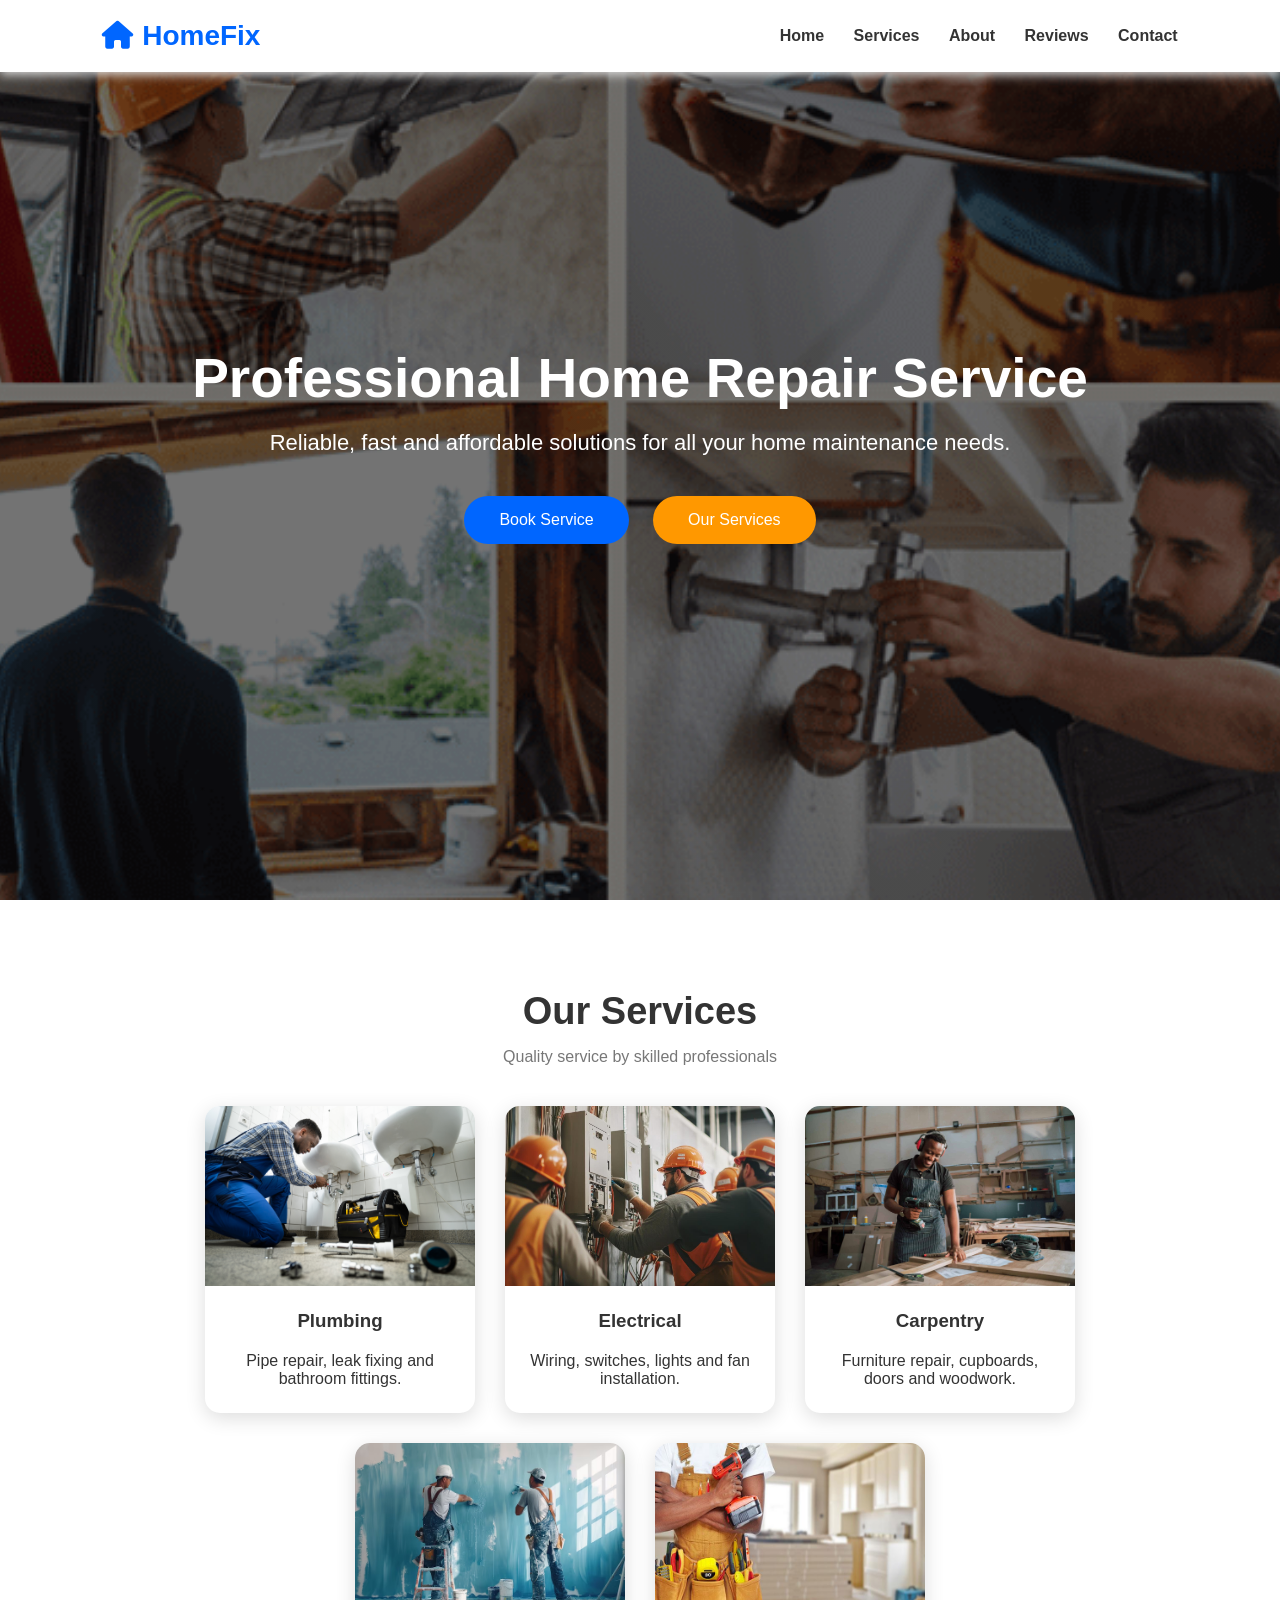
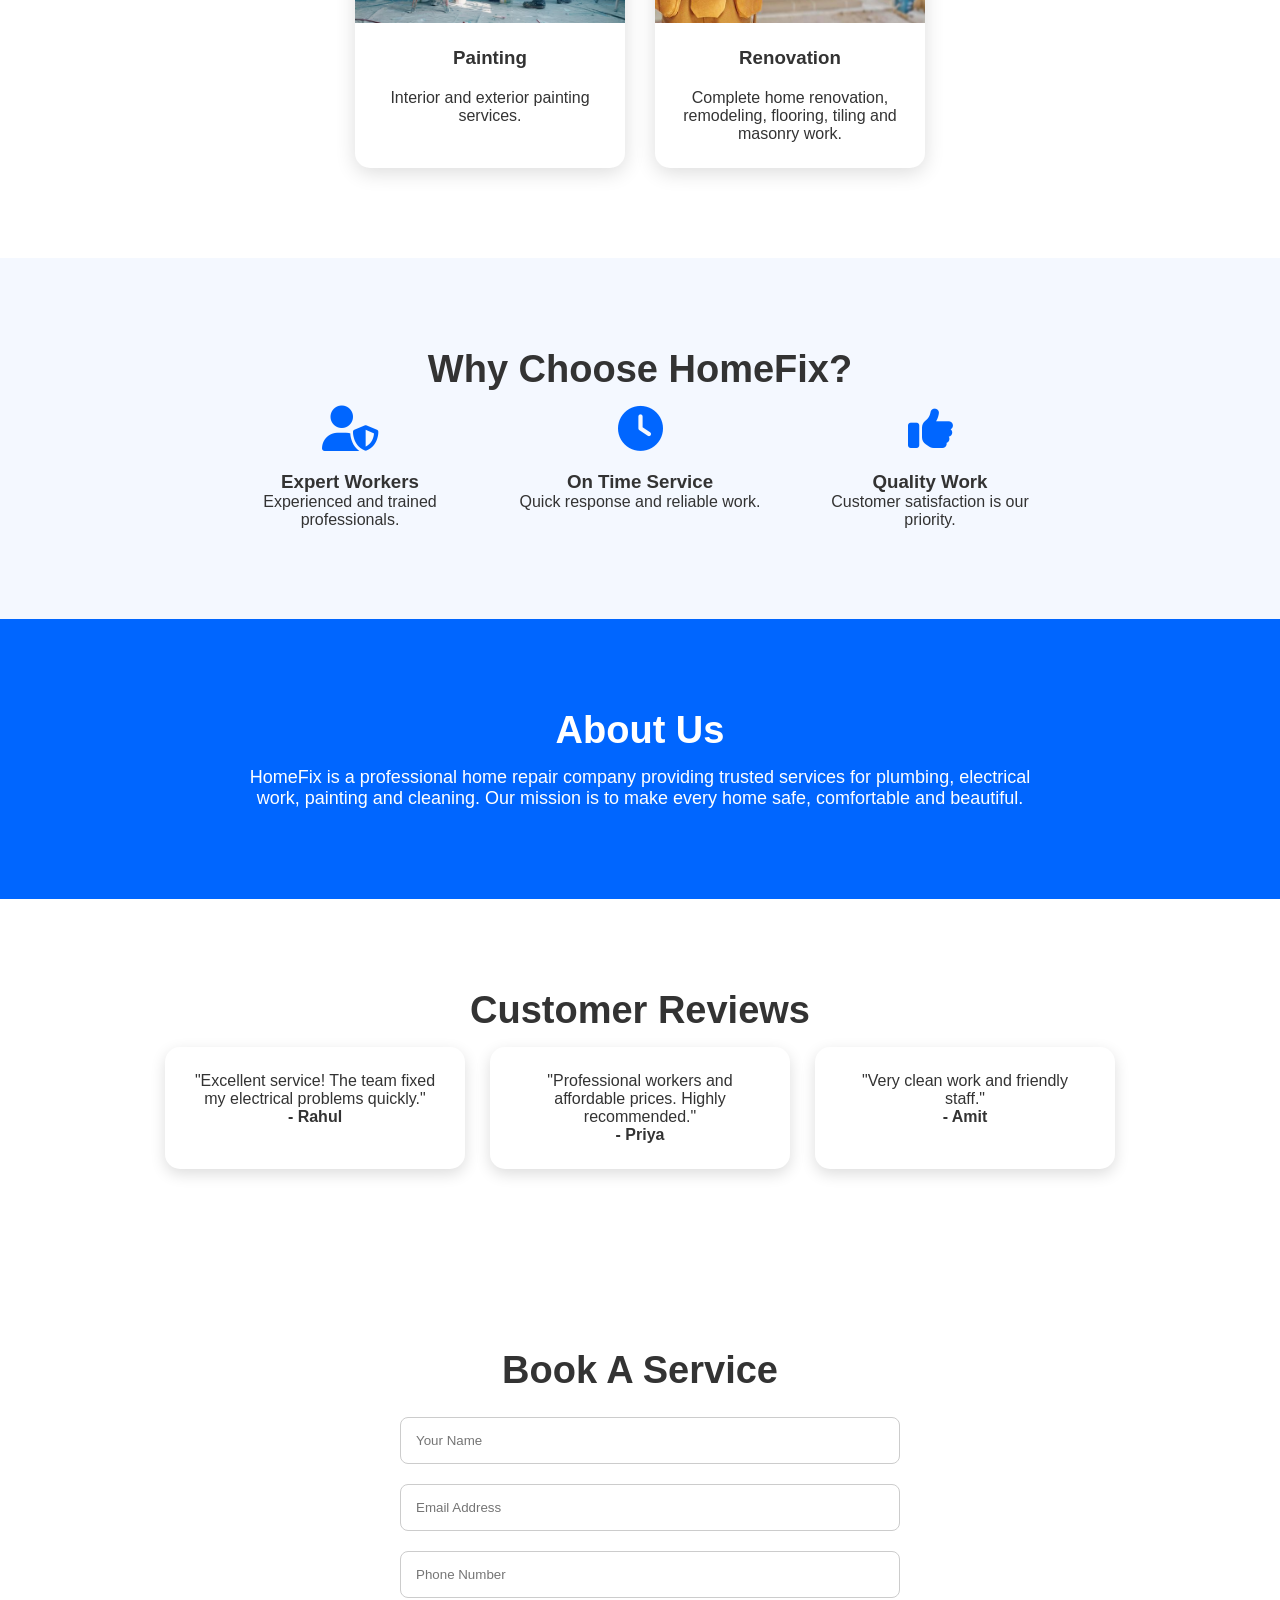
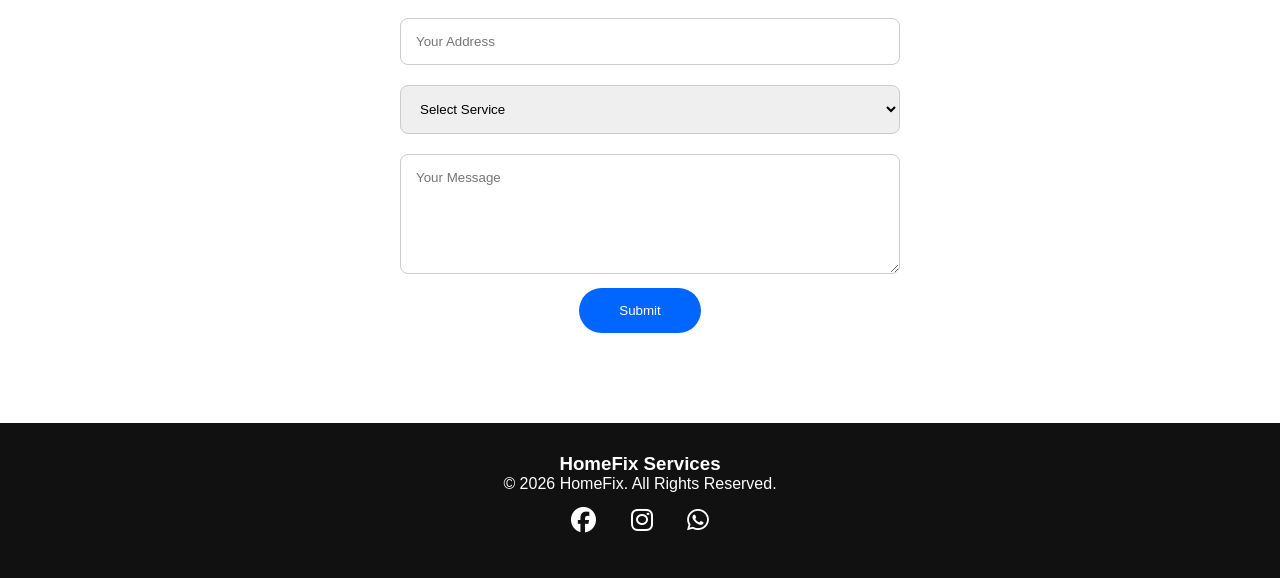
<file: index.html>
<!DOCTYPE html>
<html lang="en">
<head>
<meta charset="UTF-8">
<meta name="viewport" content="width=device-width, initial-scale=1.0">

<title>HomeFix Services | Professional Home Repair</title>

<link rel="stylesheet" href="style.css">

<link rel="stylesheet" href="https://cdnjs.cloudflare.com/ajax/libs/font-awesome/6.5.0/css/all.min.css">

</head>

<body>

<!-- Navbar -->
<header>
    <div class="logo">
        <i class="fa-solid fa-house"></i> HomeFix
    </div>

    <nav>
        <a href="#home">Home</a>
        <a href="#services">Services</a>
        <a href="#about">About</a>
        <a href="#reviews">Reviews</a>
        <a href="#contact">Contact</a>
    </nav>
</header>


<!-- Hero Section -->
<section class="hero" id="home">

<div class="hero-content">

<h1>Professional Home Repair Service</h1>

<p>
Reliable, fast and affordable solutions for all your home maintenance needs.
</p>

<div>
<a href="#contact" class="btn">Book Service</a>
<a href="#services" class="btn second">Our Services</a>
</div>

</div>

</section>



<!-- Services -->
<section id="services">

<h2>Our Services</h2>

<p class="subtitle">
Quality service by skilled professionals
</p>


<div class="service-container">

<div class="service-card">
<img src="plumbing.jpg">
<h3>Plumbing</h3>
<p>Pipe repair, leak fixing and bathroom fittings.</p>
</div>


<div class="service-card">
<img src="pic.jpeg">
<h3>Electrical</h3>
 <p>Wiring, switches, lights and fan installation.</p>
</div>

<div class="service-card">
<img src="carpenter.jpeg">
<h3>Carpentry</h3>
 <p>Furniture repair, cupboards, doors and woodwork.</p> 
</div>

<div class="service-card">
<img src="painting.avif">
<h3>Painting</h3>
 <p>Interior and exterior painting services.</p>
</div>


<div class="service-card">
<img src="reparing.jpg">
<h3>Renovation</h3>
  <p>Complete home renovation, remodeling, flooring, tiling and masonry work. </p>
</div>

</div>

</section>




<!-- Why Choose Us -->

<section class="choose">

<h2>Why Choose HomeFix?</h2>

<div class="features">

<div>
<i class="fa-solid fa-user-shield"></i>
<h3>Expert Workers</h3>
<p>Experienced and trained professionals.</p>
</div>


<div>
<i class="fa-solid fa-clock"></i>
<h3>On Time Service</h3>
<p>Quick response and reliable work.</p>
</div>


<div>
<i class="fa-solid fa-thumbs-up"></i>
<h3>Quality Work</h3>
<p>Customer satisfaction is our priority.</p>
</div>

</div>

</section>




<!-- About -->

<section id="about" class="about">

<h2>About Us</h2>

<p>
HomeFix is a professional home repair company providing trusted services
for plumbing, electrical work, painting and cleaning. Our mission is to make
every home safe, comfortable and beautiful.
</p>

</section>





<!-- Reviews -->

<section id="reviews">

<h2>Customer Reviews</h2>


<div class="reviews">

<div class="review">
<p>
"Excellent service! The team fixed my electrical problems quickly."
</p>
<h4>- Rahul</h4>
</div>


<div class="review">
<p>
"Professional workers and affordable prices. Highly recommended."
</p>
<h4>- Priya</h4>
</div>


<div class="review">
<p>
"Very clean work and friendly staff."
</p>
<h4>- Amit</h4>
</div>

</div>

</section>





<!-- Contact -->

<section id="contact" class="contact">

<h2>Book A Service</h2>


<form>

<input type="text" placeholder="Your Name">

<input type="email" placeholder="Email Address">

<input type="tel" placeholder="Phone Number">

<input type="address" placeholder="Your Address">

<select>
<option>Select Service</option>
<option>Plumbing</option>
<option>Electrical</option>
<option>Painting</option>
<option>Cleaning</option>
</select>

<textarea placeholder="Your Message"></textarea>

<button onclick="submitForm()">Submit</button>

</form>

</section>




<!-- Footer -->

<footer>

<h3>HomeFix Services</h3>

<p>
© 2026 HomeFix. All Rights Reserved.
</p>

<div class="social">

<i class="fa-brands fa-facebook"></i>
<i class="fa-brands fa-instagram"></i>
<i class="fa-brands fa-whatsapp"></i>

</div>

</footer>



<script src="script.js"></script>

</body>
</html>
</file>
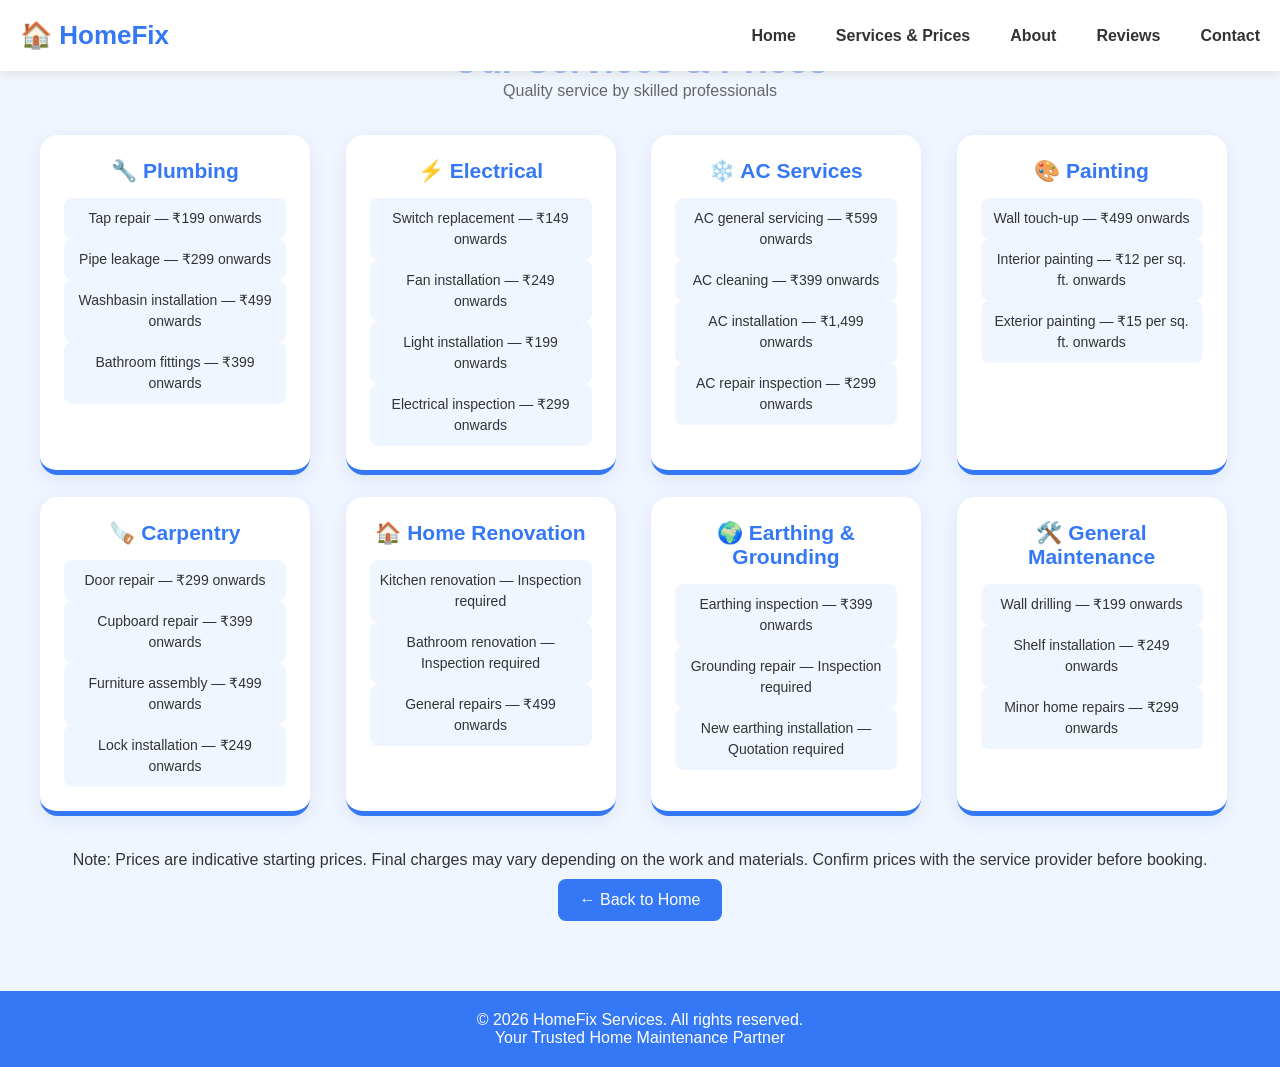
<file: services.html>
<!DOCTYPE html>
<html lang="en">
<head>
    <meta charset="UTF-8">
    <meta name="viewport" content="width=device-width, initial-scale=1.0">

    <title>HomeFix | Services and Prices</title>

    <link rel="stylesheet" href="style.css">

    <style>
        * {
            box-sizing: border-box;
        }

        body {
            margin: 0;
            font-family: Arial, sans-serif;
            background: #f0f6ff;
            color: #333;
        }

        header {
            background: white;
            padding: 20px;
            display: flex;
            justify-content: space-between;
            align-items: center;
            flex-wrap: wrap;
            gap: 15px;
            box-shadow: 0 2px 10px #ddd;
        }

        .logo {
            color: #3478f6;
            font-size: 26px;
            font-weight: bold;
        }

        nav {
            display: flex;
            flex-wrap: wrap;
            gap: 15px;
        }

        nav a {
            text-decoration: none;
            color: #333;
            font-weight: bold;
        }

        nav a:hover {
            color: #3478f6;
        }

        .services {
            padding: 40px 20px;
            text-align: center;
        }

        .services h1 {
            font-size: 36px;
            color: #3478f6;
        }

        .subtitle {
            color: #666;
        }

        .service-container {
            display: grid;
            grid-template-columns: repeat(auto-fit, minmax(min(240px, 100%), 1fr));
            gap: 22px;
            max-width: 1200px;
            margin: 35px auto;
        }

        .service-card {
            background: white;
            padding: 24px;
            border-radius: 18px;
            box-shadow: 0 5px 18px #dce5f5;
            border-bottom: 5px solid #3478f6;
            overflow-wrap: break-word;
        }

        .service-card h2 {
            color: #3478f6;
            font-size: 21px;
        }

        .service-card p {
            background: #f0f6ff;
            padding: 10px;
            border-radius: 8px;
            font-size: 14px;
            line-height: 1.5;
        }

        .back-button {
            display: inline-block;
            margin: 10px 0 30px;
            padding: 12px 22px;
            background: #3478f6;
            color: white;
            text-decoration: none;
            border-radius: 8px;
        }

        footer {
            background: #3478f6;
            color: white;
            text-align: center;
            padding: 20px;
        }

        @media (max-width: 600px) {
            header {
                flex-direction: column;
                text-align: center;
            }

            nav {
                justify-content: center;
            }

            .services h1 {
                font-size: 28px;
            }

            .service-card {
                padding: 18px;
            }
        }
    </style>
</head>

<body>

<header>
    <div class="logo">🏠 HomeFix</div>

    <nav>
        <a href="index.html">Home</a>
        <a href="services.html">Services &amp; Prices</a>
        <a href="index.html#about">About</a>
        <a href="index.html#reviews">Reviews</a>
        <a href="index.html#contact">Contact</a>
    </nav>
</header>

<section class="services">

    <h1>Our Services &amp; Prices</h1>
    <p class="subtitle">Quality service by skilled professionals</p>

    <div class="service-container">

        <div class="service-card">
            <h2>🔧 Plumbing</h2>
            <p>Tap repair — ₹199 onwards</p>
            <p>Pipe leakage — ₹299 onwards</p>
            <p>Washbasin installation — ₹499 onwards</p>
            <p>Bathroom fittings — ₹399 onwards</p>
        </div>

        <div class="service-card">
            <h2>⚡ Electrical</h2>
            <p>Switch replacement — ₹149 onwards</p>
            <p>Fan installation — ₹249 onwards</p>
            <p>Light installation — ₹199 onwards</p>
            <p>Electrical inspection — ₹299 onwards</p>
        </div>

        <div class="service-card">
            <h2>❄️ AC Services</h2>
            <p>AC general servicing — ₹599 onwards</p>
            <p>AC cleaning — ₹399 onwards</p>
            <p>AC installation — ₹1,499 onwards</p>
            <p>AC repair inspection — ₹299 onwards</p>
        </div>

        <div class="service-card">
            <h2>🎨 Painting</h2>
            <p>Wall touch-up — ₹499 onwards</p>
            <p>Interior painting — ₹12 per sq. ft. onwards</p>
            <p>Exterior painting — ₹15 per sq. ft. onwards</p>
        </div>

        <div class="service-card">
            <h2>🪚 Carpentry</h2>
            <p>Door repair — ₹299 onwards</p>
            <p>Cupboard repair — ₹399 onwards</p>
            <p>Furniture assembly — ₹499 onwards</p>
            <p>Lock installation — ₹249 onwards</p>
        </div>

        <div class="service-card">
            <h2>🏠 Home Renovation</h2>
            <p>Kitchen renovation — Inspection required</p>
            <p>Bathroom renovation — Inspection required</p>
            <p>General repairs — ₹499 onwards</p>
        </div>

        <div class="service-card">
            <h2>🌍 Earthing &amp; Grounding</h2>
            <p>Earthing inspection — ₹399 onwards</p>
            <p>Grounding repair — Inspection required</p>
            <p>New earthing installation — Quotation required</p>
        </div>

        <div class="service-card">
            <h2>🛠️ General Maintenance</h2>
            <p>Wall drilling — ₹199 onwards</p>
            <p>Shelf installation — ₹249 onwards</p>
            <p>Minor home repairs — ₹299 onwards</p>
        </div>

    </div>

    <p>
        Note: Prices are indicative starting prices.
        Final charges may vary depending on the work and materials.
        Confirm prices with the service provider before booking.
    </p>

    <a href="index.html" class="back-button">← Back to Home</a>

</section>

<footer>
    <p>&copy; 2026 HomeFix Services. All rights reserved.</p>
    <p>Your Trusted Home Maintenance Partner</p>
</footer>

</body>
</html>
</file>
<file: style.css>
*{
margin:0;
padding:0;
box-sizing:border-box;
font-family:'Poppins',Arial,sans-serif;
}

html{
scroll-behavior:smooth;
}


body{
color:#333;
}


/* Navbar */

header{
position:fixed;
top:0;
width:100%;
background:white;
display:flex;
justify-content:space-between;
align-items:center;
padding:20px 8%;
z-index:1000;
box-shadow:0 3px 10px #ddd;
}


.logo{
font-size:28px;
font-weight:bold;
color:#0066ff;
}


nav a{
text-decoration:none;
color:#333;
margin-left:25px;
font-weight:600;
}



.hero{

height:100vh;

background:
linear-gradient(rgba(0,0,0,.55),rgba(0,0,0,.55)),
url("All-home-services.png");

background-size:cover;
background-position:center;

display:flex;
align-items:center;
justify-content:center;
text-align:center;

color:white;

}


.hero-content h1{

font-size:55px;
margin-bottom:20px;

}


.hero-content p{

font-size:22px;
margin-bottom:30px;

}


.btn{

display:inline-block;
padding:15px 35px;
background:#0066ff;
color:white;
text-decoration:none;
border-radius:30px;
margin:10px;

}


.second{

background:#ff9800;

}




section{

padding:90px 8%;
text-align:center;

}


h2{

font-size:38px;
margin-bottom:15px;

}


.subtitle{

color:#777;

}



/* Services */

.service-container{

display:flex;
gap:30px;
justify-content:center;
flex-wrap:wrap;
margin-top:40px;

}


.service-card{

width:270px;
background:white;
box-shadow:0 5px 20px #ddd;
border-radius:15px;
overflow:hidden;

}


.service-card img{

width:100%;
height:180px;
object-fit:cover;

}


.service-card h3{

margin:20px;

}


.service-card p{

padding:0 20px 25px;

}





/* Features */


.choose{

background:#f4f8ff;

}


.features{

display:flex;
justify-content:center;
gap:40px;
flex-wrap:wrap;

}


.features div{

width:250px;

}


.features i{

font-size:45px;
color:#0066ff;
margin-bottom:20px;

}




.about{

background:#0066ff;
color:white;

}


.about p{

max-width:800px;
margin:auto;
font-size:18px;

}




/* Reviews */


.reviews{

display:flex;
gap:25px;
justify-content:center;
flex-wrap:wrap;

}


.review{

width:300px;
padding:25px;
box-shadow:0 5px 15px #ddd;
border-radius:15px;

}




/* Contact */


form{

max-width:500px;
margin:auto;

}


input,textarea,select{

width:100%;
padding:15px;
margin:10px;
border:1px solid #ccc;
border-radius:8px;

}


textarea{

height:120px;

}


button{

background:#0066ff;
color:white;
padding:15px 40px;
border:none;
border-radius:25px;
cursor:pointer;

}




footer{

background:#111;
color:white;
text-align:center;
padding:30px;

}


.social i{

margin:15px;
font-size:25px;

}




@media(max-width:700px){

header{

flex-direction:column;

}


.hero-content h1{

font-size:35px;

}

nav{

margin-top:15px;

}

}
</file>
